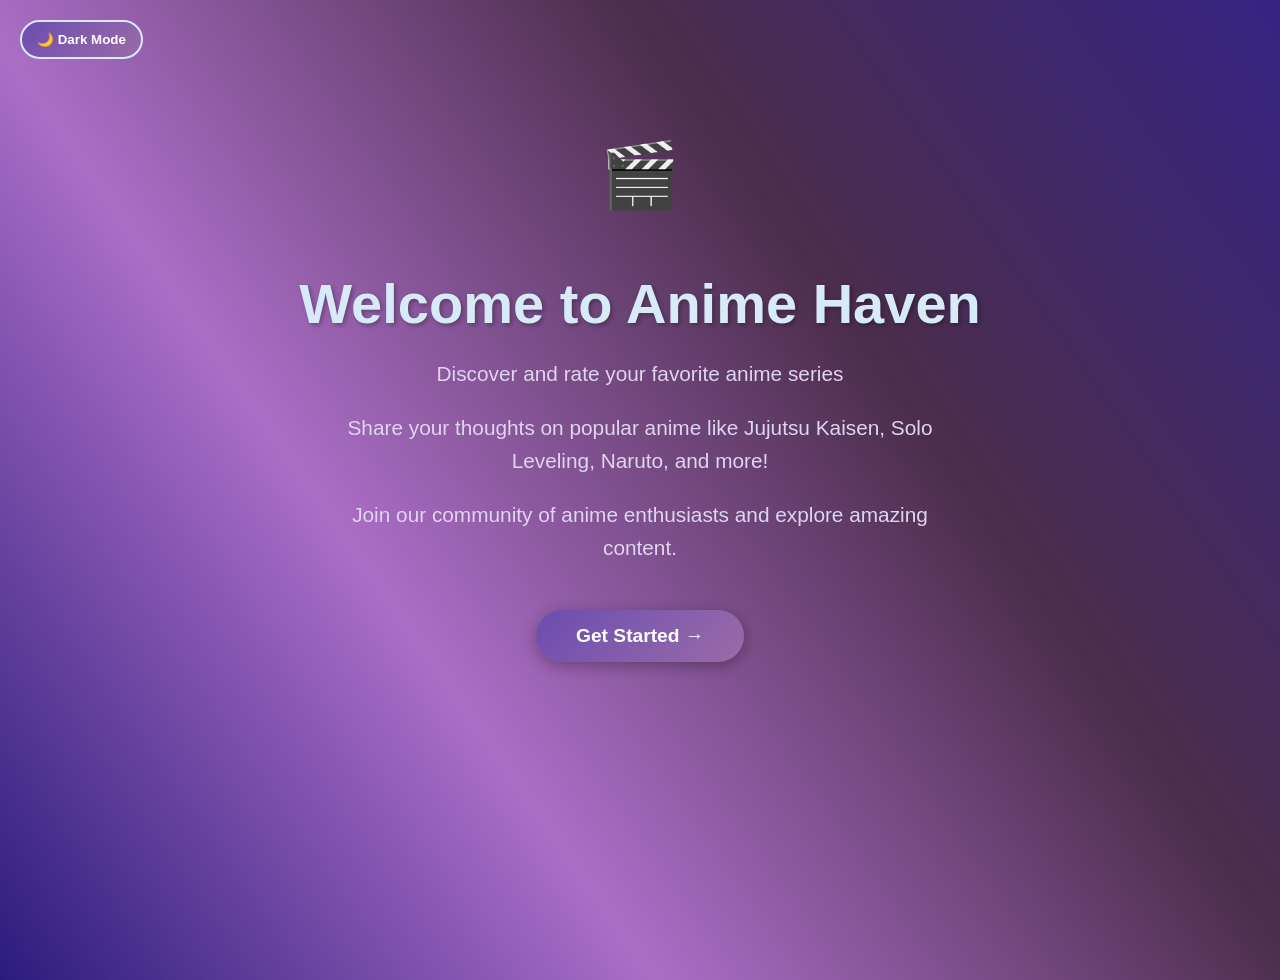
<file: index.html>
<!DOCTYPE html>
<html lang="en">
<head>
    <meta charset="UTF-8">
    <meta name="viewport" content="width=device-width, initial-scale=1.0">
    <title>Anime Haven - Rate Your Favorite Anime</title>
    <link rel="stylesheet" href="style.css">
    <script>
        window.location.href = 'welcome.html';
    </script>
</head>

<body>

    <!-- Navigation -->
    <div style="text-align: right; margin-bottom: 20px;">
        <a href="welcome.html" style="color: #d7eaf7; text-decoration: none; font-size: 1.1em; background: linear-gradient(135deg, #6b4db0, #9b6ba8); padding: 8px 16px; border-radius: 20px; display: inline-block;">← Back to Welcome</a>
    </div>

    <!-- Header -->
    <h1>Anime Haven</h1>
    <h2>Give ratings to the Anime</h2>
    <h3>Here the Anime Cards List:</h3>
    <h4>1. Jujutsu Kaisen, 2. Solo Leveling, 3. Naruto, 4. Relife</h4>
    <h5>Reviews Shared Below:</h5>
    <h6>Lorem ipsum dolor sit amet consectetur, adipisicing elit. Deserunt nobis iure, minima aut consectetur vel voluptate sunt cupiditate, nam deleniti consequatur! Alias vitae fuga, reprehenderit nihil, officiis, mollitia commodi minus ab ipsa voluptatum ipsam. Repudiandae facere vel tenetur a quas? Eveniet mollitia doloremque vel sed quaerat dolore odio eligendi, nostrum nam quo ab? Id fuga atque unde eveniet?</h6>

    <hr>

    <!-- Anime Cards Container -->
    <div class="card-container">
        <div class="card">
            <h2>Anime: Jujutsu Kaisen</h2>
            <img class="movie-poster" src="https://tse2.mm.bing.net/th/id/OIP.OJzWssi5rgWzKg7bMKs2vQAAAA?rs=1&pid=ImgDetMain&o=7&rm=3" alt="Gojo Satoro" width="300px" height="300px">
            <p>cast: Gojo Satoro</p>
        </div>

        <div class="card">
            <h2>Anime: Solo Leveling</h2>
            <img class="movie-poster" src="https://m.media-amazon.com/images/I/81WGHkbZsQL._AC_SL1500_.jpg" alt="Sung Jinwoo" width="200px" height="200px">
            <p>cast: Sung Jinwoo</p>
        </div>

        <div class="card">
            <h2>Anime: Naruto</h2>
            <img class="movie-poster" src="https://wallpapercave.com/wp/wp8840621.jpg" alt="Naruto Uzumaki" width="200px" height="200px">
            <p>cast: Naruto Uzumaki</p>
        </div>
    </div>

    <!-- Links Container -->
    <div class="Link-container">
        <span>
            <button class="gbtn"><a href="https://www.bing.com/ck/a?!&&p=6eb906f82f284d6d8f1e328ed32db48a09422b3f6fe232a2f391696144aab3deJmltdHM9MTc4MDk2MzIwMA&ptn=3&ver=2&hsh=4&fclid=045eb38e-30fb-6f4b-2678-a4e131336e6b&u=[base64]" target="_blank" class="btn">Link to Gojo Satoru</a></button>
        </span>
        <span>
            <button class="sbtn"><a href="https://www.bing.com/ck/a?!&&p=4dfb0f40a8758266adae61a8193aa9438eb0f8761b5d42cf12b63af4c3347aecJmltdHM9MTc4MTU2ODAwMA&ptn=3&ver=2&hsh=4&fclid=045eb38e-30fb-6f4b-2678-a4e131336e6b&u=[base64]" target="_blank">Link to Solo Leveling</a></button>
        </span>
        <span>
            <button class="nbtn"><a href="https://www.bing.com/ck/a?!&&p=2f6588e0ac382ee7f0d1df07a7eddaa7f6cfa5e54705b707aba71f35ce30ca45JmltdHM9MTc4MTIyMjQwMA&ptn=3&ver=2&hsh=4&fclid=045eb38e-30fb-6f4b-2678-a4e131336e6b&u=[base64]&ntb=1" target="_blank">Link to Naruto</a></button>
        </span>
    </div>

    <!-- Review Form -->
    <section class="form">
        <h6>Share your reviews about the Anime here:</h6>
        <form>
            <label>Name:</label>
            <input type="text" placeholder="Enter name" required>
            <br>
            <label>Email:</label>
            <input type="email" placeholder="Enter email" required>
            <br>
            <label>Review:</label>
            <textarea placeholder="Enter review" required></textarea>
            <br>
            <button type="submit">Submit</button>
        </form>
    </section>

    <!-- Footer -->
    <footer>
        <p>&copy; Anime Haven - Your Ultimate Anime Rating Platform</p>
    </footer>
</body>
<script src="script.js"></script>
</html>
</file>
<file: style.css>
/* ============================================
   ANIME HAVEN - MAIN PAGE STYLES
   Purple Gradient Theme with Cards & Forms
   ============================================ */

/* ==================== ROOT VARIABLES ==================== */
:root {
    --primary-purple: #6b4db0;
    --secondary-purple: #9b6ba8;
    --light-text: #d7eaf7;
    --pale-text: #e0d5f0;
    --dark-bg: #2b1c7c;
    --accent-gold: #ffd700;
}

/* ==================== GENERAL STYLES ==================== */
body {
    background: linear-gradient(55deg, #2b1c7c, rgb(171, 110, 199), rgb(75, 45, 75), rgb(54, 36, 131));
    font-family: Arial, sans-serif;
    margin: 0;
    padding: 40px;
    text-align: center;
    color: #333;
    min-height: 100vh;
}

html {
    scroll-behavior: smooth;
}

/* ==================== HEADINGS ==================== */
h1 {
    color: var(--light-text);
    text-align: center;
    margin-bottom: 30px;
    animation: popup 4s ease-in-out infinite;
    text-shadow: 2px 2px 4px rgba(0, 0, 0, 0.3);
    font-size: 2.5em;
    font-weight: bold;
}

h2 {
    color: var(--pale-text);
    margin-bottom: 20px;
    font-size: 1.8em;
    font-weight: bold;
}

h3, h4, h5 {
    color: var(--pale-text);
    margin: 15px 0;
    font-weight: bold;
}

h6 {
    color: var(--light-text);
    line-height: 1.6;
    max-width: 800px;
    margin: 20px auto;
}

/* ==================== ANIMATIONS ==================== */
@keyframes popup {
    0%, 100% {
        transform: scale(1);
    }
    50% {
        transform: scale(1.1);
    }   
}

@keyframes slideUp {
    from {
        opacity: 0;
        transform: translateY(20px);
    }
    to {
        opacity: 1;
        transform: translateY(0);
    }
}

/* ==================== CARD CONTAINER & CARDS ==================== */
.card-container {
    display: flex;
    justify-content: space-evenly;
    gap: 50px;
    margin-bottom: 30px;
    flex-wrap: wrap;
    align-items: center;
}

.card {
    background: rgba(255, 255, 255, 0.1);
    border: 2px solid rgba(215, 234, 247, 0.3);
    border-radius: 15px;
    padding: 20px;
    box-shadow: 0 8px 16px rgba(0, 0, 0, 0.3);
    transition: transform 0.3s ease, box-shadow 0.3s ease;
    animation: slideUp 0.6s ease-out;
}

.card:hover {
    transform: translateY(-10px);
    box-shadow: 0 12px 24px rgba(107, 77, 176, 0.4);
    border-color: rgba(215, 234, 247, 0.6);
}

.card h2 {
    margin-top: 0;
    font-size: 1.5em;
}

.card p {
    color: var(--pale-text);
    margin: 10px 0;
    font-weight: bold;
}

/* ==================== IMAGES ==================== */
.movie-poster {
    width: 200px;
    height: 300px;
    border-width: 2px;
    border-style: solid;
    border-color: var(--primary-purple);
    border-radius: 10px;
    box-shadow: 0 4px 12px rgba(0, 0, 0, 0.4);
    transition: transform 0.3s ease, box-shadow 0.3s ease;
    object-fit: cover;
}

.movie-poster:hover {
    transform: scale(1.05) rotate(2deg);
    box-shadow: 0 8px 20px rgba(107, 77, 176, 0.5);
}

/* ==================== LINKS CONTAINER ==================== */
.Link-container {
    display: flex;
    justify-content: center;
    gap: 30px;
    margin: 40px 0;
    flex-wrap: wrap;
}

.Link-container span {
    display: inline-block;
}

/* ==================== BUTTON STYLES ==================== */
button {
    background-color: #cdd9df;
    color: #333;
    border: 2px solid var(--primary-purple);
    padding: 12px 24px;
    text-align: center;
    display: inline-block;
    font-size: 16px;
    font-weight: bold;
    margin: 4px 2px;
    cursor: pointer;
    border-radius: 25px;
    transition: all 0.3s ease;
    box-shadow: 0 4px 8px rgba(0, 0, 0, 0.2);
}

button:hover {
    background: linear-gradient(135deg, var(--primary-purple), var(--secondary-purple));
    color: white;
    transform: translateY(-3px);
    box-shadow: 0 6px 12px rgba(0, 0, 0, 0.3);
}

button:active {
    transform: translateY(-1px);
}

button a {
    color: inherit;
    text-decoration: none;
}

.gbtn, .nbtn, .sbtn {
    position: relative;
}

.gbtn {
    right: 220px;
}

.nbtn {
    left: 220px;
}

.sbtn {
    left: 10px;
}

/* ==================== FORM STYLES ==================== */
.form {
    background: rgba(255, 255, 255, 0.95);
    padding: 40px;
    border-radius: 15px;
    box-shadow: 0 8px 20px rgba(0, 0, 0, 0.3);
    display: inline-block;
    margin-top: 40px;
    margin-bottom: 30px;
    max-width: 500px;
    border: 2px solid var(--primary-purple);
}

.form h6 {
    color: var(--dark-bg);
    font-size: 1.3em;
    margin-top: 0;
}

.form form {
    display: flex;
    flex-direction: column;
    gap: 15px;
}

.form label {
    color: #333;
    font-weight: bold;
    text-align: left;
    font-size: 1.05em;
}

.form input,
.form textarea {
    padding: 12px;
    border: 2px solid var(--light-text);
    border-radius: 8px;
    font-family: Arial, sans-serif;
    font-size: 1em;
    transition: border-color 0.3s ease, box-shadow 0.3s ease;
    background-color: #f9f9f9;
}

.form input:focus,
.form textarea:focus {
    outline: none;
    border-color: var(--primary-purple);
    box-shadow: 0 0 8px rgba(107, 77, 176, 0.3);
    background-color: white;
}

.form textarea {
    resize: vertical;
    min-height: 120px;
}

.form button {
    background: linear-gradient(135deg, var(--primary-purple), var(--secondary-purple));
    color: white;
    border: none;
    padding: 15px;
    font-size: 1.1em;
    font-weight: bold;
    border-radius: 8px;
    cursor: pointer;
    transition: all 0.3s ease;
    box-shadow: 0 4px 12px rgba(107, 77, 176, 0.3);
}

.form button:hover {
    background: linear-gradient(135deg, #7d5cc4, #ad7aba);
    transform: translateY(-2px);
    box-shadow: 0 6px 16px rgba(107, 77, 176, 0.4);
}

/* ==================== HORIZONTAL RULE ==================== */
hr {
    border: 0;
    height: 2px;
    background: linear-gradient(90deg, transparent, var(--light-text), transparent);
    margin: 30px 0;
}

/* ==================== FOOTER ==================== */
footer {
    background: linear-gradient(135deg, var(--dark-bg), #4a2d7a);
    color: var(--light-text);
    padding: 30px 20px;
    text-align: center;
    border-top: 2px solid var(--primary-purple);
    margin-top: 50px;
    border-radius: 10px;
}

footer p {
    margin: 0;
    font-size: 1.05em;
    font-weight: bold;
}

/* ==================== RESPONSIVE DESIGN ==================== */
@media (max-width: 1024px) {
    body {
        padding: 30px;
    }

    .card-container {
        gap: 30px;
    }

    .gbtn, .nbtn, .sbtn {
        position: static;
        margin: 5px;
    }

    .Link-container {
        gap: 15px;
    }
}

@media (max-width: 768px) {
    body {
        padding: 20px;
    }

    h1 {
        font-size: 2em;
    }

    h2 {
        font-size: 1.5em;
    }

    .card-container {
        flex-direction: column;
        gap: 20px;
    }

    .card {
        width: 100%;
        max-width: 300px;
        margin: 0 auto;
    }

    .movie-poster {
        width: 150px;
        height: 225px;
    }

    .form {
        width: 90%;
        padding: 20px;
        margin: 20px auto;
    }

    button {
        padding: 10px 20px;
        font-size: 14px;
    }

    footer {
        margin-top: 30px;
        padding: 20px 10px;
    }
}

@media (max-width: 480px) {
    body {
        padding: 15px;
    }

    h1 {
        font-size: 1.8em;
    }

    h2 {
        font-size: 1.2em;
    }

    h3, h4, h5, h6 {
        font-size: 0.95em;
    }

    .card {
        padding: 15px;
    }

    .movie-poster {
        width: 120px;
        height: 180px;
    }

    .form {
        width: 100%;
        padding: 15px;
    }

    .Link-container {
        flex-direction: column;
        gap: 10px;
    }

    button {
        width: 100%;
        padding: 10px;
    }
}
.movie-poster {
    width: 200px;
    height: 300px;
    border-width: 2px;
    border-style: solid;
    border-color: #6b4db0;
    border-radius: 10px;
    box-shadow: 0 4px 12px rgba(0, 0, 0, 0.4);
    transition: transform 0.3s ease, box-shadow 0.3s ease;
    object-fit: cover;
}

.movie-poster:hover {
    transform: scale(1.05) rotate(2deg);
    box-shadow: 0 8px 20px rgba(107, 77, 176, 0.5);
}

/* Links Container */
.Link-container {
    display: flex;
    justify-content: center;
    gap: 30px;
    margin: 40px 0;
    flex-wrap: wrap;
}

.Link-container span {
    display: inline-block;
}

/* Button Base Styles */
button {
    background-color: #cdd9df;
    color: #333;
    border: 2px solid #6b4db0;
    padding: 12px 24px;
    text-align: center;
    display: inline-block;
    font-size: 16px;
    font-weight: bold;
    margin: 4px 2px;
    cursor: pointer;
    border-radius: 25px;
    transition: all 0.3s ease;
    box-shadow: 0 4px 8px rgba(0, 0, 0, 0.2);
}

button:hover {
    background: linear-gradient(135deg, #6b4db0, #9b6ba8);
    color: white;
    transform: translateY(-3px);
    box-shadow: 0 6px 12px rgba(0, 0, 0, 0.3);
}

button:active {
    transform: translateY(-1px);
}

button a {
    color: inherit;
    text-decoration: none;
}

/* Position buttons */
.gbtn {
    position: relative;
    right: 220px;
}

.nbtn {
    position: relative;
    left: 220px;
}

.sbtn {
    position: relative;
    left: 10px;
}

/* Form Styling */
.form {
    background: rgba(255, 255, 255, 0.95);
    padding: 40px;
    border-radius: 15px;
    box-shadow: 0 8px 20px rgba(0, 0, 0, 0.3);
    display: inline-block;
    margin-top: 40px;
    margin-bottom: 30px;
    max-width: 500px;
    border: 2px solid #6b4db0;
}

.form h6 {
    color: #2b1c7c;
    font-size: 1.3em;
    margin-top: 0;
}

.form form {
    display: flex;
    flex-direction: column;
    gap: 15px;
}

.form label {
    color: #333;
    font-weight: bold;
    text-align: left;
    font-size: 1.05em;
}

.form input,
.form textarea {
    padding: 12px;
    border: 2px solid #d7eaf7;
    border-radius: 8px;
    font-family: Arial, sans-serif;
    font-size: 1em;
    transition: border-color 0.3s ease, box-shadow 0.3s ease;
    background-color: #f9f9f9;
}

.form input:focus,
.form textarea:focus {
    outline: none;
    border-color: #6b4db0;
    box-shadow: 0 0 8px rgba(107, 77, 176, 0.3);
    background-color: white;
}

.form textarea {
    resize: vertical;
    min-height: 120px;
}

.form button {
    background: linear-gradient(135deg, #6b4db0, #9b6ba8);
    color: white;
    border: none;
    padding: 15px;
    font-size: 1.1em;
    font-weight: bold;
    border-radius: 8px;
    cursor: pointer;
    transition: all 0.3s ease;
    box-shadow: 0 4px 12px rgba(107, 77, 176, 0.3);
}

.form button:hover {
    background: linear-gradient(135deg, #7d5cc4, #ad7aba);
    transform: translateY(-2px);
    box-shadow: 0 6px 16px rgba(107, 77, 176, 0.4);
}

/* Horizontal Rule */
hr {
    border: 0;
    height: 2px;
    background: linear-gradient(90deg, transparent, #d7eaf7, transparent);
    margin: 30px 0;
}

/* Footer */
footer {
    background: linear-gradient(135deg, #2b1c7c, #4a2d7a);
    color: #d7eaf7;
    padding: 30px 20px;
    text-align: center;
    border-top: 2px solid #6b4db0;
    margin-top: 50px;
    border-radius: 10px;
}

footer p {
    margin: 0;
    font-size: 1.05em;
    font-weight: bold;
}

/* Responsive Design */
@media (max-width: 1024px) {
    .card-container {
        gap: 30px;
    }

    .gbtn, .nbtn, .sbtn {
        position: static;
        margin: 5px;
    }

    .Link-container {
        gap: 15px;
    }
}

@media (max-width: 768px) {
    body {
        padding: 20px;
    }

    h1 {
        font-size: 2em;
    }

    h2 {
        font-size: 1.5em;
    }

    .card-container {
        flex-direction: column;
        gap: 20px;
    }

    .card {
        width: 100%;
        max-width: 300px;
        margin: 0 auto;
    }

    .movie-poster {
        width: 150px;
        height: 225px;
    }

    .form {
        width: 90%;
        padding: 20px;
        margin: 20px auto;
    }

    button {
        padding: 10px 20px;
        font-size: 14px;
    }

    footer {
        margin-top: 30px;
        padding: 20px 10px;
    }
}

@media (max-width: 480px) {
    body {
        padding: 15px;
    }

    h1 {
        font-size: 1.8em;
    }

    h2 {
        font-size: 1.2em;
    }

    h3, h4, h5, h6 {
        font-size: 0.95em;
    }

    .card {
        padding: 15px;
    }

    .movie-poster {
        width: 120px;
        height: 180px;
    }

    .form {
        width: 100%;
        padding: 15px;
    }

    .Link-container {
        flex-direction: column;
        gap: 10px;
    }

    button {
        width: 100%;
        padding: 10px;
    }
}
</file>
<file: welcome-style.css>
/* ============================================
   ANIME HAVEN - WELCOME PAGE STYLES
   Purple Gradient Theme
   ============================================ */

/* ==================== ROOT VARIABLES ==================== */
:root {
    --primary-purple: #6b4db0;
    --secondary-purple: #9b6ba8;
    --light-text: #d7eaf7;
    --pale-text: #e0d5f0;
    --dark-bg: #2b1c7c;
    --accent-gold: #ffd700;
}

/* ==================== GENERAL STYLES ==================== */
body {
    background: linear-gradient(55deg, #2b1c7c, rgb(171, 110, 199), rgb(75, 45, 75), rgb(54, 36, 131));
    font-family: Arial, sans-serif;
    margin: 0;
    padding: 40px;
    text-align: center;
    min-height: 100vh;
}

html {
    scroll-behavior: smooth;
}

/* ==================== WELCOME CONTAINER ==================== */
.welcome-container {
    display: flex;
    flex-direction: column;
    justify-content: center;
    align-items: center;
    min-height: 80vh;
    text-align: center;
}

.welcome-content {
    animation: slideUp 1s ease-in-out;
}

/* ==================== HEADINGS ==================== */
.welcome-content h1 {
    font-size: 3.5em;
    margin-bottom: 20px;
    color: var(--light-text);
    animation: popup 4s ease-in-out infinite;
    text-shadow: 2px 2px 4px rgba(0, 0, 0, 0.3);
    font-weight: bold;
}

.welcome-content p {
    font-size: 1.3em;
    color: var(--pale-text);
    margin-bottom: 15px;
    line-height: 1.6;
    max-width: 600px;
    margin-left: auto;
    margin-right: auto;
    font-weight: 500;
}

/* ==================== EMOJI ==================== */
.emoji {
    font-size: 4em;
    margin-bottom: 20px;
    animation: bounce 2s infinite;
    display: inline-block;
}

/* ==================== BUTTON STYLING ==================== */
.welcome-btn {
    background: linear-gradient(135deg, var(--primary-purple), var(--secondary-purple));
    color: white;
    padding: 15px 40px;
    font-size: 1.2em;
    border: none;
    border-radius: 50px;
    cursor: pointer;
    margin-top: 30px;
    transition: all 0.3s ease;
    box-shadow: 0 4px 15px rgba(0, 0, 0, 0.3);
    text-decoration: none;
    display: inline-block;
    font-weight: bold;
}

.welcome-btn:hover {
    background: linear-gradient(135deg, #7d5cc4, #ad7aba);
    transform: scale(1.05);
    box-shadow: 0 6px 20px rgba(0, 0, 0, 0.4);
}

.welcome-btn:active {
    transform: scale(0.98);
}

.welcome-btn a {
    color: white;
    text-decoration: none;
}

/* ==================== ANIMATIONS ==================== */
@keyframes popup {
    0%, 100% {
        transform: scale(1);
    }
    50% {
        transform: scale(1.1);
    }   
}

@keyframes bounce {
    0%, 100% {
        transform: translateY(0);
    }
    50% {
        transform: translateY(-20px);
    }
}

@keyframes slideUp {
    from {
        opacity: 0;
        transform: translateY(30px);
    }
    to {
        opacity: 1;
        transform: translateY(0);
    }
}

/* ==================== RESPONSIVE DESIGN ==================== */
@media (max-width: 1024px) {
    body {
        padding: 30px;
    }

    .welcome-content h1 {
        font-size: 3em;
    }

    .welcome-content p {
        font-size: 1.2em;
    }
}

@media (max-width: 768px) {
    body {
        padding: 20px;
    }

    .welcome-container {
        min-height: 70vh;
    }

    .welcome-content h1 {
        font-size: 2.5em;
        margin-bottom: 15px;
    }

    .welcome-content p {
        font-size: 1.1em;
    }

    .emoji {
        font-size: 3em;
    }

    .welcome-btn {
        padding: 12px 30px;
        font-size: 1em;
    }
}

@media (max-width: 480px) {
    body {
        padding: 15px;
    }

    .welcome-container {
        min-height: 60vh;
    }

    .welcome-content h1 {
        font-size: 2em;
        margin-bottom: 10px;
    }

    .welcome-content p {
        font-size: 1em;
        max-width: 100%;
    }

    .emoji {
        font-size: 2.5em;
        margin-bottom: 15px;
    }

    .welcome-btn {
        padding: 10px 25px;
        font-size: 0.95em;
        margin-top: 20px;
    }
}

/* Button Styling */
.welcome-btn {
    background: linear-gradient(135deg, #6b4db0, #9b6ba8);
    color: white;
    padding: 15px 40px;
    font-size: 1.2em;
    border: none;
    border-radius: 50px;
    cursor: pointer;
    margin-top: 30px;
    transition: all 0.3s ease;
    box-shadow: 0 4px 15px rgba(0, 0, 0, 0.3);
    text-decoration: none;
    display: inline-block;
    font-weight: bold;
}

.welcome-btn:hover {
    background: linear-gradient(135deg, #7d5cc4, #ad7aba);
    transform: scale(1.05);
    box-shadow: 0 6px 20px rgba(0, 0, 0, 0.4);
}

.welcome-btn a {
    color: white;
    text-decoration: none;
}

/* Animations */
@keyframes popup {
    0%, 100% {
        transform: scale(1);
    }
    50% {
        transform: scale(1.1);
    }   
}

@keyframes bounce {
    0%, 100% {
        transform: translateY(0);
    }
    50% {
        transform: translateY(-20px);
    }
}

@keyframes slideUp {
    from {
        opacity: 0;
        transform: translateY(30px);
    }
    to {
        opacity: 1;
        transform: translateY(0);
    }
}

/* Responsive Design */
@media (max-width: 768px) {
    .welcome-content h1 {
        font-size: 2.5em;
    }

    .welcome-content p {
        font-size: 1.1em;
    }

    .emoji {
        font-size: 3em;
    }

    .welcome-btn {
        padding: 12px 30px;
        font-size: 1em;
    }
}

@media (max-width: 480px) {
    body {
        padding: 20px;
    }

    .welcome-container {
        min-height: 60vh;
    }

    .welcome-content h1 {
        font-size: 2em;
        margin-bottom: 15px;
    }

    .welcome-content p {
        font-size: 1em;
    }

    .emoji {
        font-size: 2.5em;
    }

    .welcome-btn {
        padding: 10px 25px;
        font-size: 0.95em;
    }
}
</file>
